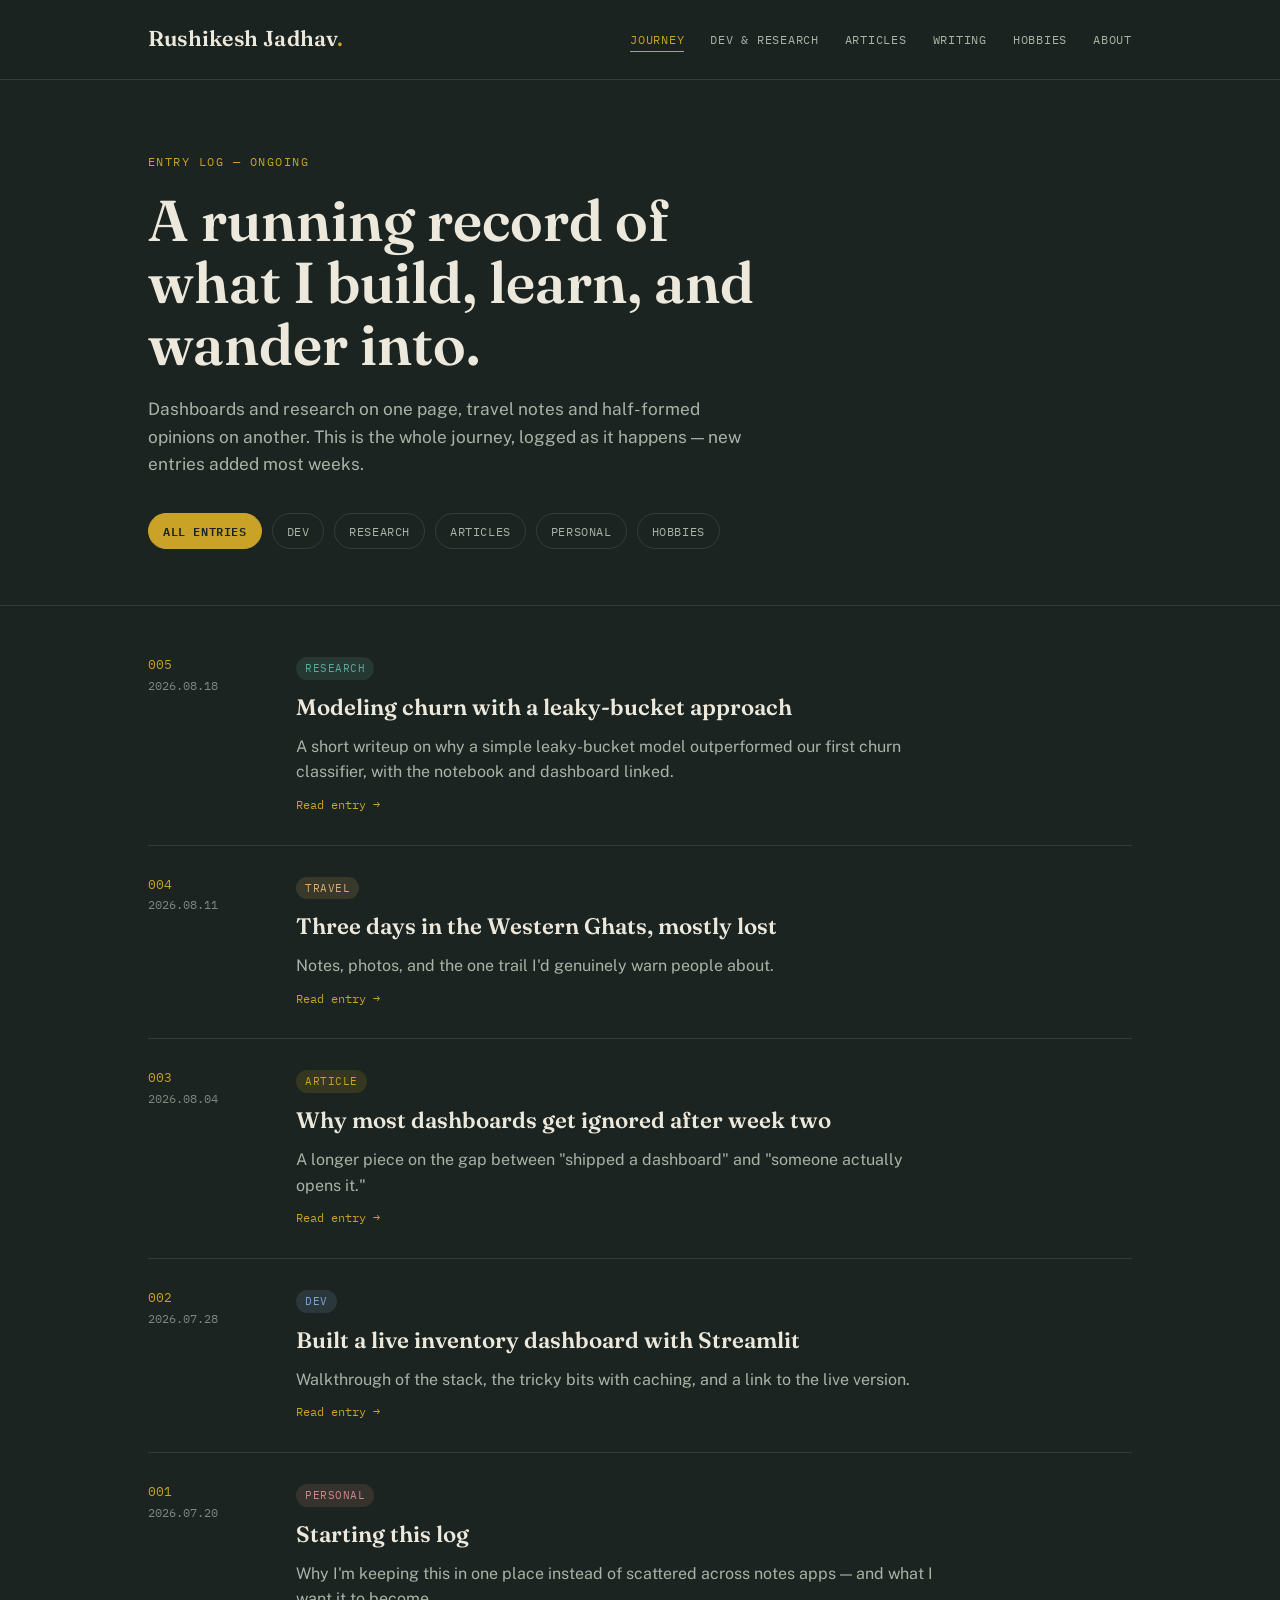
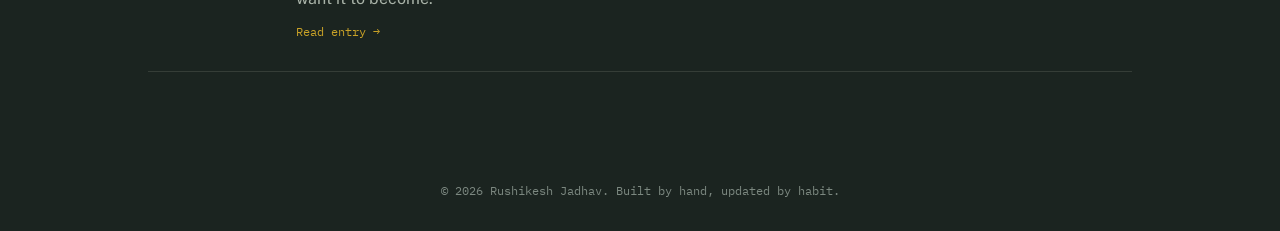
<file: index.html>
<!DOCTYPE html>
<html lang="en">
<head>
<meta charset="UTF-8">
<meta name="viewport" content="width=device-width, initial-scale=1.0">
<title>Rushikesh Jadhav — The Journey Log</title>
<meta name="description" content="A running log of development work, research, writing, and life on the side.">
<link rel="preconnect" href="https://fonts.googleapis.com">
<link href="https://fonts.googleapis.com/css2?family=Fraunces:opsz,wght@9..144,500;9..144,600;9..144,700&family=Public+Sans:wght@400;500;600&family=IBM+Plex+Mono:wght@400;500&display=swap" rel="stylesheet">
<link rel="stylesheet" href="css/style.css">
</head>
<body>

<header class="site-header">
  <div class="wrap">
    <!-- EDIT: replace "Rushikesh Jadhav" with your actual name -->
    <a href="index.html" class="brand">Rushikesh Jadhav<span>.</span></a>
    <button class="nav-toggle" aria-label="Toggle menu">Menu</button>
    <nav class="main-nav">
      <ul>
        <li><a href="index.html" class="active">Journey</a></li>
        <li><a href="dev-research.html">Dev &amp; Research</a></li>
        <li><a href="articles.html">Articles</a></li>
        <li><a href="writing.html">Writing</a></li>
        <li><a href="hobbies.html">Hobbies</a></li>
        <li><a href="about.html">About</a></li>
      </ul>
    </nav>
  </div>
</header>

<section class="hero">
  <div class="wrap">
    <p class="kicker">Entry log — ongoing</p>
    <!-- EDIT: hero headline -->
    <h1>A running record of what I build, learn, and wander into.</h1>
    <!-- EDIT: hero subtext -->
    <p class="lede">Dashboards and research on one page, travel notes and half-formed opinions on another. This is the whole journey, logged as it happens — new entries added most weeks.</p>

    <div class="filters">
      <button data-filter="all" class="active">All entries</button>
      <button data-filter="dev">Dev</button>
      <button data-filter="research">Research</button>
      <button data-filter="articles">Articles</button>
      <button data-filter="personal">Personal</button>
      <button data-filter="hobbies">Hobbies</button>
    </div>
  </div>
</section>

<section class="log">
  <div class="wrap">

    <!-- EDIT: each block below is one journal entry. Copy/paste a block to add a new one.
         data-category must be one of: dev, research, articles, personal, hobbies -->

    <article class="entry" data-category="research">
      <div class="meta"><span class="num">005</span>2026.08.18</div>
      <div>
        <span class="tag research">Research</span>
        <h2><a href="dev-research.html#entry-005">Modeling churn with a leaky-bucket approach</a></h2>
        <p>A short writeup on why a simple leaky-bucket model outperformed our first churn classifier, with the notebook and dashboard linked.</p>
        <a class="read-more" href="dev-research.html#entry-005">Read entry →</a>
      </div>
    </article>

    <article class="entry" data-category="hobbies">
      <div class="meta"><span class="num">004</span>2026.08.11</div>
      <div>
        <span class="tag hobbies">Travel</span>
        <h3><a href="hobbies.html#entry-004">Three days in the Western Ghats, mostly lost</a></h3>
        <p>Notes, photos, and the one trail I'd genuinely warn people about.</p>
        <a class="read-more" href="hobbies.html#entry-004">Read entry →</a>
      </div>
    </article>

    <article class="entry" data-category="articles">
      <div class="meta"><span class="num">003</span>2026.08.04</div>
      <div>
        <span class="tag articles">Article</span>
        <h3><a href="articles.html#entry-003">Why most dashboards get ignored after week two</a></h3>
        <p>A longer piece on the gap between "shipped a dashboard" and "someone actually opens it."</p>
        <a class="read-more" href="articles.html#entry-003">Read entry →</a>
      </div>
    </article>

    <article class="entry" data-category="dev">
      <div class="meta"><span class="num">002</span>2026.07.28</div>
      <div>
        <span class="tag dev">Dev</span>
        <h3><a href="dev-research.html#entry-002">Built a live inventory dashboard with Streamlit</a></h3>
        <p>Walkthrough of the stack, the tricky bits with caching, and a link to the live version.</p>
        <a class="read-more" href="dev-research.html#entry-002">Read entry →</a>
      </div>
    </article>

    <article class="entry" data-category="personal">
      <div class="meta"><span class="num">001</span>2026.07.20</div>
      <div>
        <span class="tag personal">Personal</span>
        <h3><a href="writing.html#entry-001">Starting this log</a></h3>
        <p>Why I'm keeping this in one place instead of scattered across notes apps — and what I want it to become.</p>
        <a class="read-more" href="writing.html#entry-001">Read entry →</a>
      </div>
    </article>

  </div>
</section>

<footer class="site-footer">
  <div class="wrap">© 2026 Rushikesh Jadhav. Built by hand, updated by habit.</div>
</footer>

<script src="js/main.js"></script>
</body>
</html>
</file>
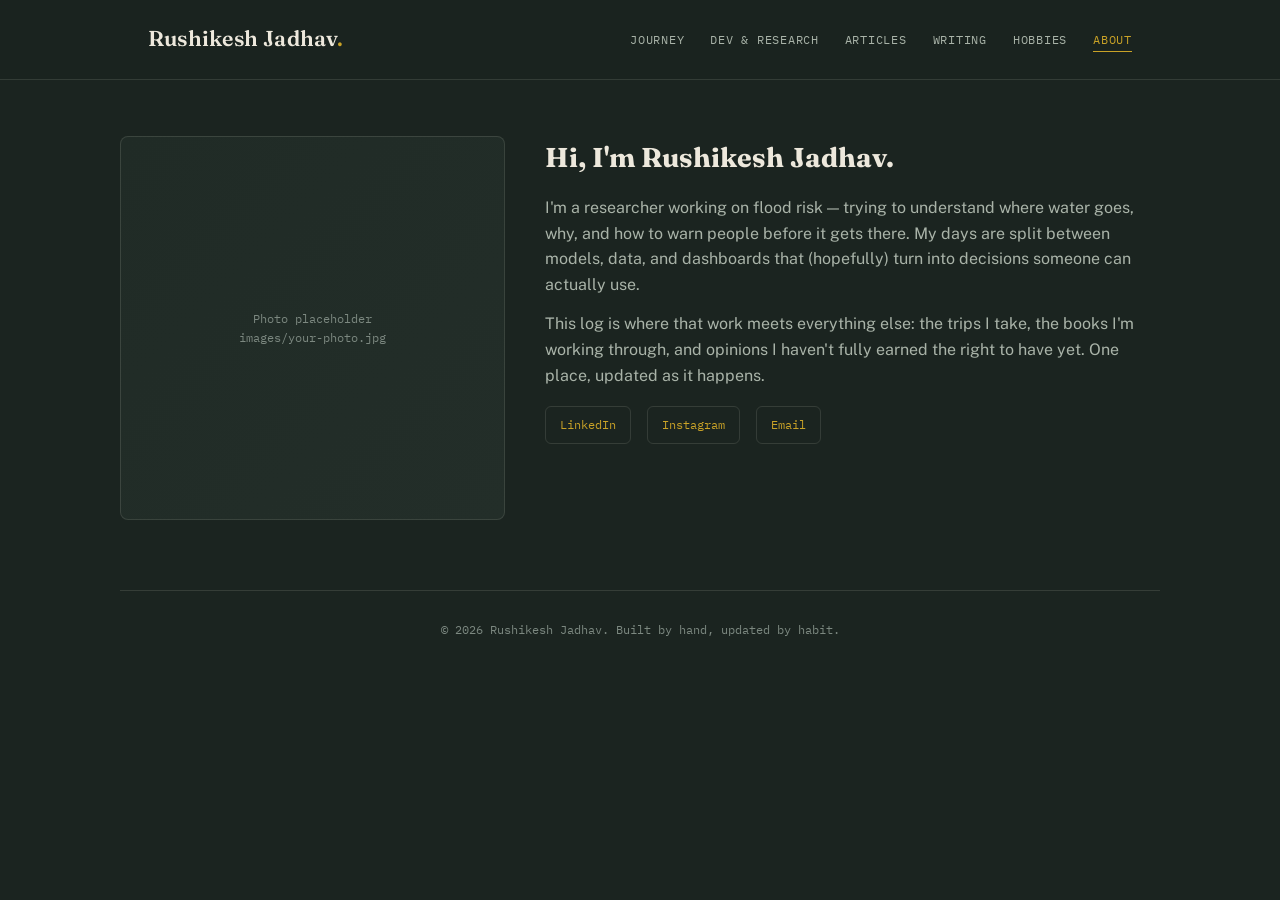
<file: about.html>
<!DOCTYPE html>
<html lang="en">
<head>
<meta charset="UTF-8">
<meta name="viewport" content="width=device-width, initial-scale=1.0">
<title>About — Rushikesh Jadhav</title>
<link rel="preconnect" href="https://fonts.googleapis.com">
<link href="https://fonts.googleapis.com/css2?family=Fraunces:opsz,wght@9..144,500;9..144,600;9..144,700&family=Public+Sans:wght@400;500;600&family=IBM+Plex+Mono:wght@400;500&display=swap" rel="stylesheet">
<link rel="stylesheet" href="css/style.css">
</head>
<body>

<header class="site-header">
  <div class="wrap">
    <a href="index.html" class="brand">Rushikesh Jadhav<span>.</span></a>
    <button class="nav-toggle" aria-label="Toggle menu">Menu</button>
    <nav class="main-nav">
      <ul>
        <li><a href="index.html">Journey</a></li>
        <li><a href="dev-research.html">Dev &amp; Research</a></li>
        <li><a href="articles.html">Articles</a></li>
        <li><a href="writing.html">Writing</a></li>
        <li><a href="hobbies.html">Hobbies</a></li>
        <li><a href="about.html" class="active">About</a></li>
      </ul>
    </nav>
  </div>
</header>

<section class="about-block wrap">
  <!-- EDIT: replace with a real photo by putting it in an /images folder and
       swapping this div for <img src="images/your-photo.jpg" alt="Rushikesh Jadhav"> -->
  <div class="portrait">Photo placeholder<br>images/your-photo.jpg</div>

  <div>
    <h2>Hi, I'm Rushikesh Jadhav.</h2>
    <!-- EDIT: your bio -->
    <p>I'm a researcher working on flood risk — trying to understand where water goes, why, and how to warn people before it gets there. My days are split between models, data, and dashboards that (hopefully) turn into decisions someone can actually use.</p>
    <p>This log is where that work meets everything else: the trips I take, the books I'm working through, and opinions I haven't fully earned the right to have yet. One place, updated as it happens.</p>

    <div class="social-links">
      <!-- EDIT: your real links -->
      <a href="https://linkedin.com/in/yourprofile" target="_blank" rel="noopener">LinkedIn</a>
      <a href="https://instagram.com/yourprofile" target="_blank" rel="noopener">Instagram</a>
      <a href="mailto:you@example.com">Email</a>
    </div>
  </div>
</section>

<footer class="site-footer">
  <div class="wrap">© 2026 Rushikesh Jadhav. Built by hand, updated by habit.</div>
</footer>

<script src="js/main.js"></script>
</body>
</html>
</file>
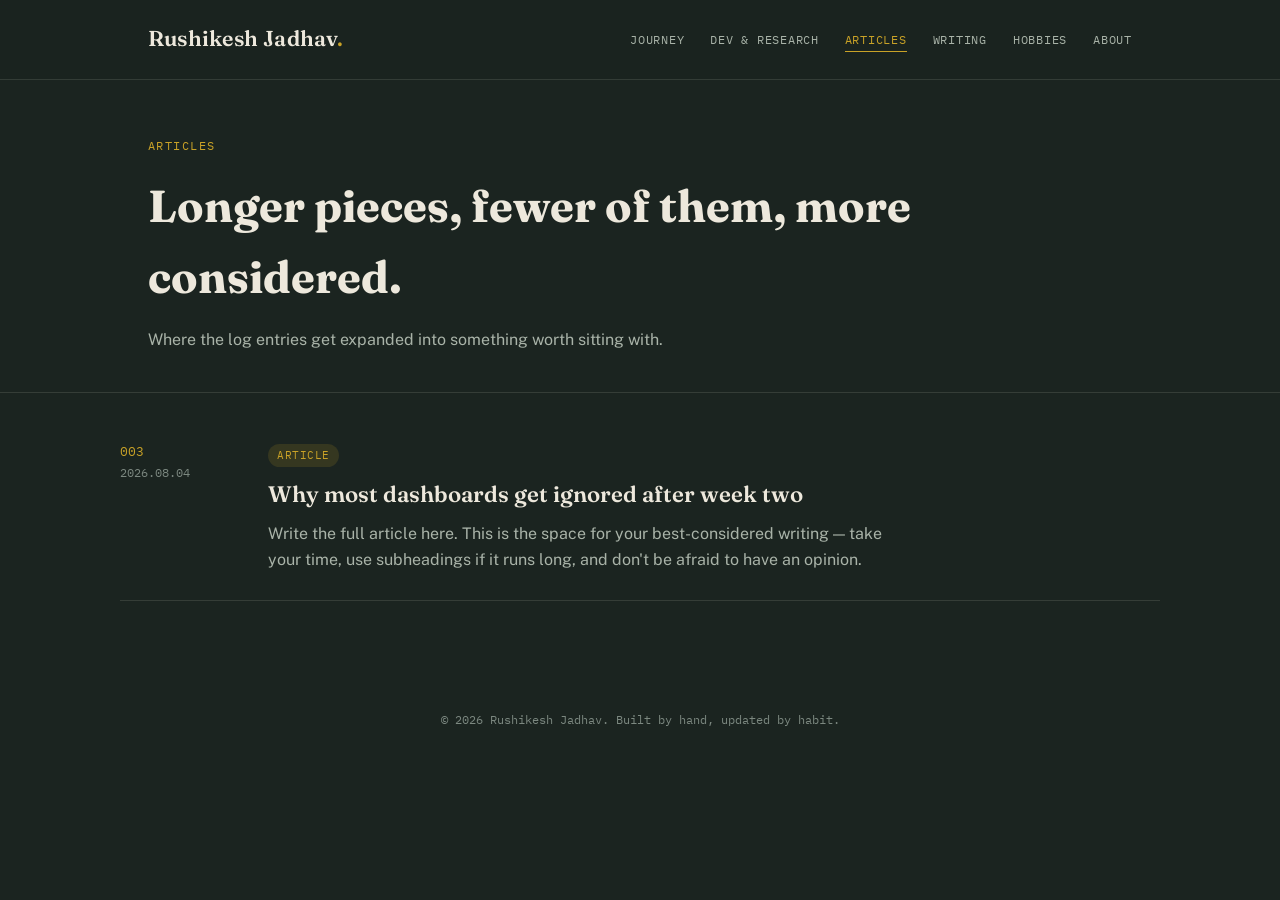
<file: articles.html>
<!DOCTYPE html>
<html lang="en">
<head>
<meta charset="UTF-8">
<meta name="viewport" content="width=device-width, initial-scale=1.0">
<title>Articles — Rushikesh Jadhav</title>
<link rel="preconnect" href="https://fonts.googleapis.com">
<link href="https://fonts.googleapis.com/css2?family=Fraunces:opsz,wght@9..144,500;9..144,600;9..144,700&family=Public+Sans:wght@400;500;600&family=IBM+Plex+Mono:wght@400;500&display=swap" rel="stylesheet">
<link rel="stylesheet" href="css/style.css">
</head>
<body>

<header class="site-header">
  <div class="wrap">
    <a href="index.html" class="brand">Rushikesh Jadhav<span>.</span></a>
    <button class="nav-toggle" aria-label="Toggle menu">Menu</button>
    <nav class="main-nav">
      <ul>
        <li><a href="index.html">Journey</a></li>
        <li><a href="dev-research.html">Dev &amp; Research</a></li>
        <li><a href="articles.html" class="active">Articles</a></li>
        <li><a href="writing.html">Writing</a></li>
        <li><a href="hobbies.html">Hobbies</a></li>
        <li><a href="about.html">About</a></li>
      </ul>
    </nav>
  </div>
</header>

<section class="page-head">
  <div class="wrap">
    <p class="kicker" style="color:var(--gold)">Articles</p>
    <h1>Longer pieces, fewer of them, more considered.</h1>
    <p>Where the log entries get expanded into something worth sitting with.</p>
  </div>
</section>

<section class="log wrap">
  <!-- EDIT: duplicate this block for each article -->

  <article class="entry" id="entry-003">
    <div class="meta"><span class="num">003</span>2026.08.04</div>
    <div>
      <span class="tag articles">Article</span>
      <h2>Why most dashboards get ignored after week two</h2>
      <p>Write the full article here. This is the space for your best-considered writing — take your time, use subheadings if it runs long, and don't be afraid to have an opinion.</p>
    </div>
  </article>

</section>

<footer class="site-footer">
  <div class="wrap">© 2026 Rushikesh Jadhav. Built by hand, updated by habit.</div>
</footer>

<script src="js/main.js"></script>
</body>
</html>
</file>
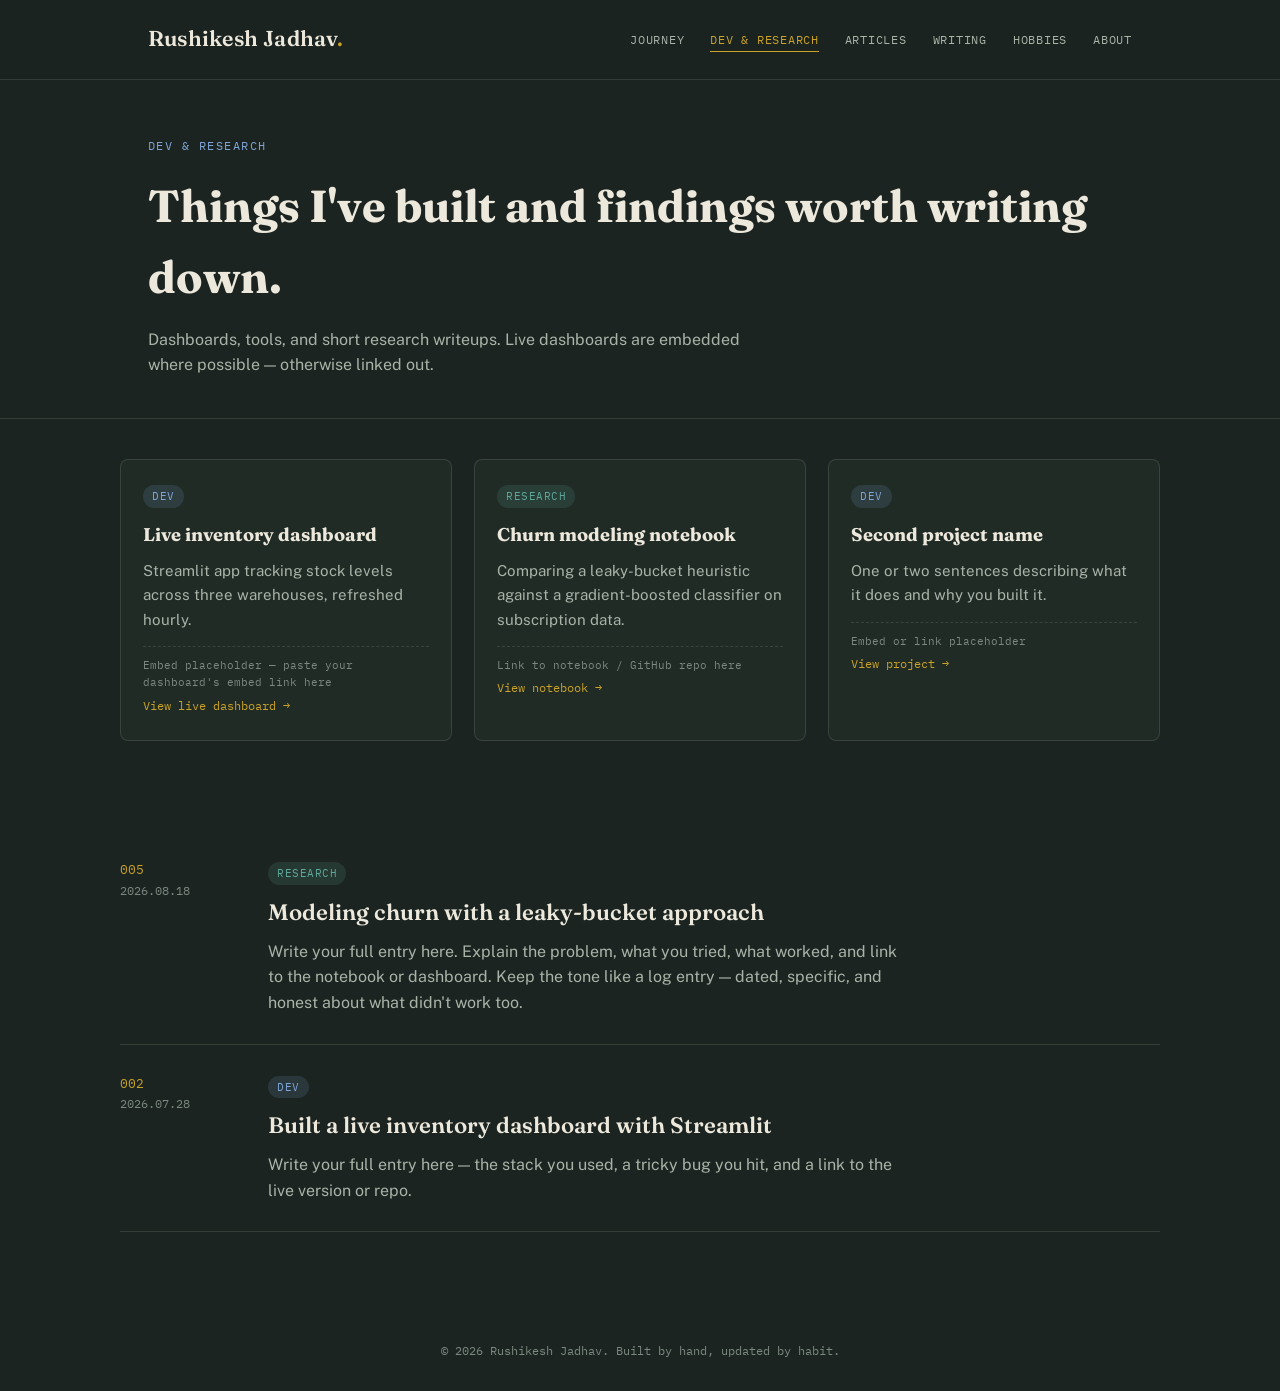
<file: dev-research.html>
<!DOCTYPE html>
<html lang="en">
<head>
<meta charset="UTF-8">
<meta name="viewport" content="width=device-width, initial-scale=1.0">
<title>Dev & Research — Rushikesh Jadhav</title>
<link rel="preconnect" href="https://fonts.googleapis.com">
<link href="https://fonts.googleapis.com/css2?family=Fraunces:opsz,wght@9..144,500;9..144,600;9..144,700&family=Public+Sans:wght@400;500;600&family=IBM+Plex+Mono:wght@400;500&display=swap" rel="stylesheet">
<link rel="stylesheet" href="css/style.css">
</head>
<body>

<header class="site-header">
  <div class="wrap">
    <a href="index.html" class="brand">Rushikesh Jadhav<span>.</span></a>
    <button class="nav-toggle" aria-label="Toggle menu">Menu</button>
    <nav class="main-nav">
      <ul>
        <li><a href="index.html">Journey</a></li>
        <li><a href="dev-research.html" class="active">Dev &amp; Research</a></li>
        <li><a href="articles.html">Articles</a></li>
        <li><a href="writing.html">Writing</a></li>
        <li><a href="hobbies.html">Hobbies</a></li>
        <li><a href="about.html">About</a></li>
      </ul>
    </nav>
  </div>
</header>

<section class="page-head">
  <div class="wrap">
    <p class="kicker" style="color:var(--blue)">Dev &amp; Research</p>
    <h1>Things I've built and findings worth writing down.</h1>
    <p>Dashboards, tools, and short research writeups. Live dashboards are embedded where possible — otherwise linked out.</p>
  </div>
</section>

<!-- EDIT: dashboard/project cards. Duplicate a .card block to add more. -->
<section class="card-grid wrap">

  <div class="card">
    <span class="tag dev">Dev</span>
    <h3>Live inventory dashboard</h3>
    <p>Streamlit app tracking stock levels across three warehouses, refreshed hourly.</p>
    <!-- To embed a live dashboard (Tableau Public, Streamlit, PowerBI), replace this note with an <iframe src="YOUR_EMBED_URL" width="100%" height="400"></iframe> -->
    <div class="embed-note">Embed placeholder — paste your dashboard's embed link here</div>
    <a class="card-link" href="#">View live dashboard →</a>
  </div>

  <div class="card">
    <span class="tag research">Research</span>
    <h3>Churn modeling notebook</h3>
    <p>Comparing a leaky-bucket heuristic against a gradient-boosted classifier on subscription data.</p>
    <div class="embed-note">Link to notebook / GitHub repo here</div>
    <a class="card-link" href="#">View notebook →</a>
  </div>

  <div class="card">
    <span class="tag dev">Dev</span>
    <h3>Second project name</h3>
    <p>One or two sentences describing what it does and why you built it.</p>
    <div class="embed-note">Embed or link placeholder</div>
    <a class="card-link" href="#">View project →</a>
  </div>

</section>

<section class="log wrap">
  <!-- EDIT: full writeups, linked from the home feed via #entry-XXX anchors -->

  <article class="entry" id="entry-005">
    <div class="meta"><span class="num">005</span>2026.08.18</div>
    <div>
      <span class="tag research">Research</span>
      <h2>Modeling churn with a leaky-bucket approach</h2>
      <p>Write your full entry here. Explain the problem, what you tried, what worked, and link to the notebook or dashboard. Keep the tone like a log entry — dated, specific, and honest about what didn't work too.</p>
    </div>
  </article>

  <article class="entry" id="entry-002">
    <div class="meta"><span class="num">002</span>2026.07.28</div>
    <div>
      <span class="tag dev">Dev</span>
      <h2>Built a live inventory dashboard with Streamlit</h2>
      <p>Write your full entry here — the stack you used, a tricky bug you hit, and a link to the live version or repo.</p>
    </div>
  </article>

</section>

<footer class="site-footer">
  <div class="wrap">© 2026 Rushikesh Jadhav. Built by hand, updated by habit.</div>
</footer>

<script src="js/main.js"></script>
</body>
</html>
</file>
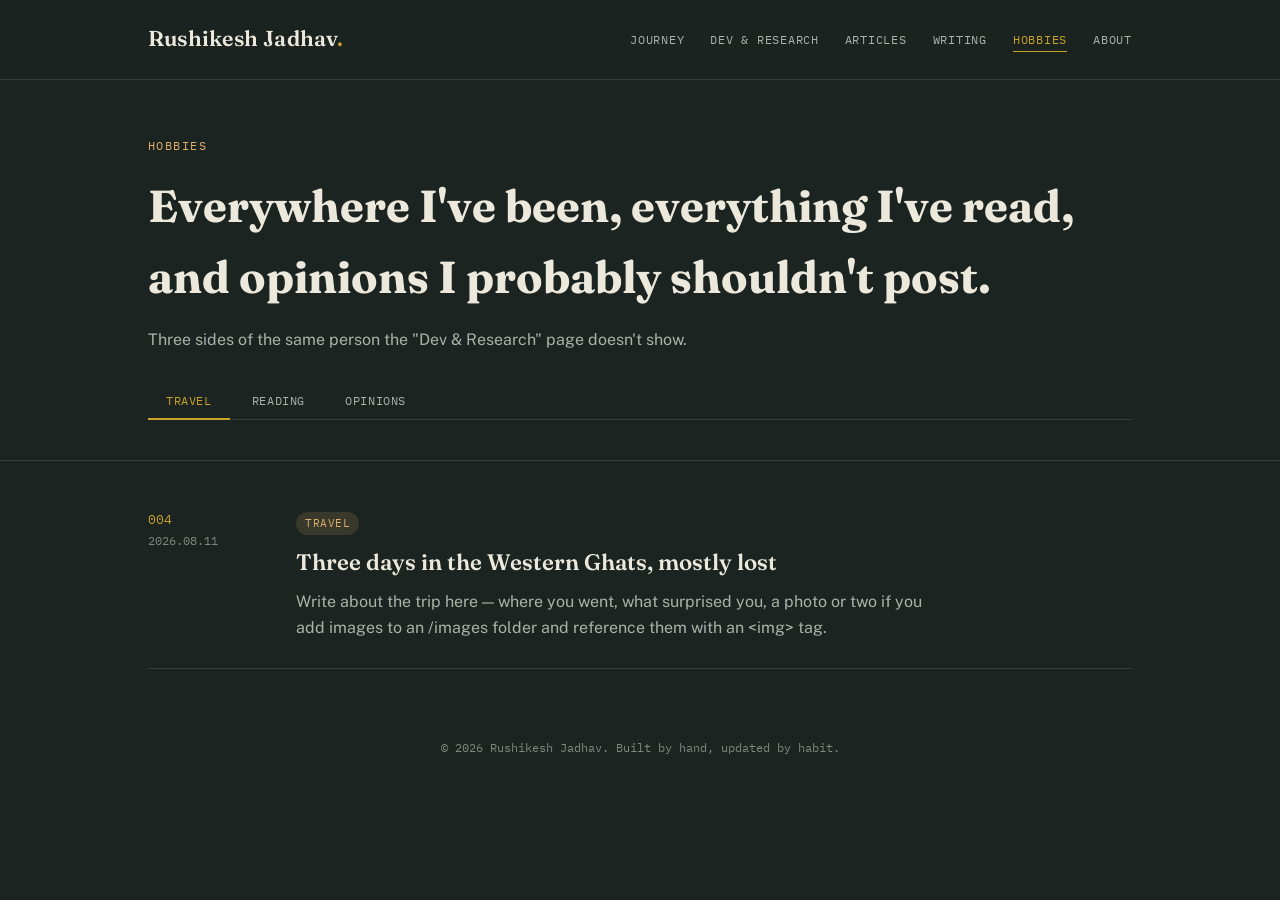
<file: hobbies.html>
<!DOCTYPE html>
<html lang="en">
<head>
<meta charset="UTF-8">
<meta name="viewport" content="width=device-width, initial-scale=1.0">
<title>Hobbies — Rushikesh Jadhav</title>
<link rel="preconnect" href="https://fonts.googleapis.com">
<link href="https://fonts.googleapis.com/css2?family=Fraunces:opsz,wght@9..144,500;9..144,600;9..144,700&family=Public+Sans:wght@400;500;600&family=IBM+Plex+Mono:wght@400;500&display=swap" rel="stylesheet">
<link rel="stylesheet" href="css/style.css">
</head>
<body>

<header class="site-header">
  <div class="wrap">
    <a href="index.html" class="brand">Rushikesh Jadhav<span>.</span></a>
    <button class="nav-toggle" aria-label="Toggle menu">Menu</button>
    <nav class="main-nav">
      <ul>
        <li><a href="index.html">Journey</a></li>
        <li><a href="dev-research.html">Dev &amp; Research</a></li>
        <li><a href="articles.html">Articles</a></li>
        <li><a href="writing.html">Writing</a></li>
        <li><a href="hobbies.html" class="active">Hobbies</a></li>
        <li><a href="about.html">About</a></li>
      </ul>
    </nav>
  </div>
</header>

<section class="page-head">
  <div class="wrap">
    <p class="kicker" style="color:var(--sand)">Hobbies</p>
    <h1>Everywhere I've been, everything I've read, and opinions I probably shouldn't post.</h1>
    <p>Three sides of the same person the "Dev &amp; Research" page doesn't show.</p>

    <div class="subtabs">
      <button class="active" data-tab="tab-travel">Travel</button>
      <button data-tab="tab-reading">Reading</button>
      <button data-tab="tab-opinions">Opinions</button>
    </div>
  </div>
</section>

<section class="wrap">

  <!-- TRAVEL -->
  <div class="subpanel active" id="tab-travel">
    <div class="log" style="padding-bottom:40px">
      <!-- EDIT: duplicate this block for each trip -->
      <article class="entry" id="entry-004">
        <div class="meta"><span class="num">004</span>2026.08.11</div>
        <div>
          <span class="tag hobbies">Travel</span>
          <h2>Three days in the Western Ghats, mostly lost</h2>
          <p>Write about the trip here — where you went, what surprised you, a photo or two if you add images to an /images folder and reference them with an &lt;img&gt; tag.</p>
        </div>
      </article>
    </div>
  </div>

  <!-- READING -->
  <div class="subpanel" id="tab-reading">
    <div class="card-grid" style="padding-top:24px">
      <!-- EDIT: duplicate this block for each book -->
      <div class="card">
        <span class="tag hobbies">Reading</span>
        <h3>Book Title — Author Name</h3>
        <p>A few lines on what stuck with you, not a full review. Rating or a one-word verdict works well here.</p>
      </div>
      <div class="card">
        <span class="tag hobbies">Reading</span>
        <h3>Second Book — Author Name</h3>
        <p>Your notes here.</p>
      </div>
    </div>
  </div>

  <!-- OPINIONS -->
  <div class="subpanel" id="tab-opinions">
    <div class="log" style="padding-bottom:40px">
      <!-- EDIT: duplicate this block for each opinion piece -->
      <article class="entry">
        <div class="meta">2026.08.02</div>
        <div>
          <span class="tag hobbies">Opinion</span>
          <h2>A short, opinionated take goes here</h2>
          <p>Keep these punchy — a paragraph or two on something you believe, no need to hedge.</p>
        </div>
      </article>
    </div>
  </div>

</section>

<footer class="site-footer">
  <div class="wrap">© 2026 Rushikesh Jadhav. Built by hand, updated by habit.</div>
</footer>

<script src="js/main.js"></script>
</body>
</html>
</file>
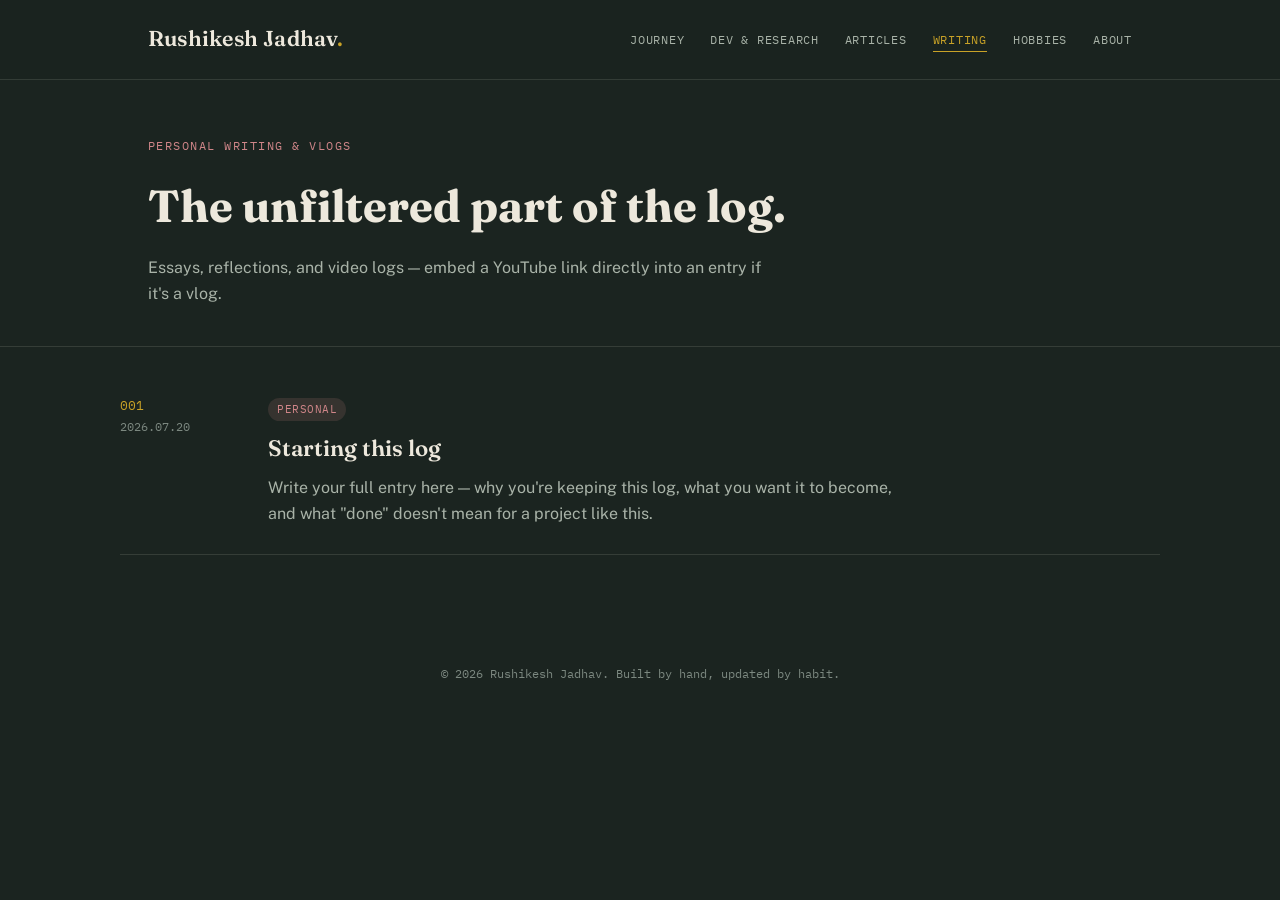
<file: writing.html>
<!DOCTYPE html>
<html lang="en">
<head>
<meta charset="UTF-8">
<meta name="viewport" content="width=device-width, initial-scale=1.0">
<title>Personal Writing — Rushikesh Jadhav</title>
<link rel="preconnect" href="https://fonts.googleapis.com">
<link href="https://fonts.googleapis.com/css2?family=Fraunces:opsz,wght@9..144,500;9..144,600;9..144,700&family=Public+Sans:wght@400;500;600&family=IBM+Plex+Mono:wght@400;500&display=swap" rel="stylesheet">
<link rel="stylesheet" href="css/style.css">
</head>
<body>

<header class="site-header">
  <div class="wrap">
    <a href="index.html" class="brand">Rushikesh Jadhav<span>.</span></a>
    <button class="nav-toggle" aria-label="Toggle menu">Menu</button>
    <nav class="main-nav">
      <ul>
        <li><a href="index.html">Journey</a></li>
        <li><a href="dev-research.html">Dev &amp; Research</a></li>
        <li><a href="articles.html">Articles</a></li>
        <li><a href="writing.html" class="active">Writing</a></li>
        <li><a href="hobbies.html">Hobbies</a></li>
        <li><a href="about.html">About</a></li>
      </ul>
    </nav>
  </div>
</header>

<section class="page-head">
  <div class="wrap">
    <p class="kicker" style="color:var(--rose)">Personal Writing &amp; Vlogs</p>
    <h1>The unfiltered part of the log.</h1>
    <p>Essays, reflections, and video logs — embed a YouTube link directly into an entry if it's a vlog.</p>
  </div>
</section>

<section class="log wrap">
  <!-- EDIT: duplicate this block for each personal entry.
       For a vlog, replace the <p> with an iframe:
       <iframe width="100%" height="380" src="https://www.youtube.com/embed/VIDEO_ID" frameborder="0" allowfullscreen></iframe> -->

  <article class="entry" id="entry-001">
    <div class="meta"><span class="num">001</span>2026.07.20</div>
    <div>
      <span class="tag personal">Personal</span>
      <h2>Starting this log</h2>
      <p>Write your full entry here — why you're keeping this log, what you want it to become, and what "done" doesn't mean for a project like this.</p>
    </div>
  </article>

</section>

<footer class="site-footer">
  <div class="wrap">© 2026 Rushikesh Jadhav. Built by hand, updated by habit.</div>
</footer>

<script src="js/main.js"></script>
</body>
</html>
</file>
<file: css/style.css>
/* =========================================================
   THE JOURNEY LOG — design tokens
   Edit the values below to change the whole site's look.
   ========================================================= */
:root {
  --bg: #1B2420;
  --bg-alt: #232E29;
  --bg-card: #202B26;
  --paper: #F3EFE4;
  --ink: #EDE8DC;
  --ink-soft: #A9B3A8;
  --ink-faint: #7C8880;
  --gold: #C9A227;
  --blue: #7FA5D6;
  --teal: #5FA79A;
  --rose: #D08689;
  --sand: #E0AD6B;
  --line: rgba(237, 232, 220, 0.12);

  --font-display: "Fraunces", Georgia, serif;
  --font-body: "Public Sans", -apple-system, BlinkMacSystemFont, sans-serif;
  --font-mono: "IBM Plex Mono", "Courier New", monospace;

  --max-width: 1040px;
}

* { box-sizing: border-box; }

html { scroll-behavior: smooth; }

body {
  margin: 0;
  background: var(--bg);
  color: var(--ink);
  font-family: var(--font-body);
  font-size: 16px;
  line-height: 1.6;
  -webkit-font-smoothing: antialiased;
}

a { color: inherit; }

img { max-width: 100%; display: block; }

.wrap {
  max-width: var(--max-width);
  margin: 0 auto;
  padding: 0 28px;
}

/* ---------- Header / nav ---------- */
.site-header {
  border-bottom: 1px solid var(--line);
  padding: 22px 0;
  position: sticky;
  top: 0;
  background: rgba(27, 36, 32, 0.92);
  backdrop-filter: blur(6px);
  z-index: 50;
}

.site-header .wrap {
  display: flex;
  align-items: center;
  justify-content: space-between;
  gap: 24px;
}

.brand {
  font-family: var(--font-display);
  font-size: 1.35rem;
  font-weight: 600;
  letter-spacing: 0.01em;
  text-decoration: none;
  color: var(--ink);
}

.brand span { color: var(--gold); }

nav.main-nav ul {
  list-style: none;
  display: flex;
  gap: 26px;
  margin: 0;
  padding: 0;
}

nav.main-nav a {
  text-decoration: none;
  font-family: var(--font-mono);
  font-size: 0.78rem;
  letter-spacing: 0.06em;
  text-transform: uppercase;
  color: var(--ink-soft);
  padding-bottom: 4px;
  border-bottom: 1px solid transparent;
  transition: color 0.15s ease, border-color 0.15s ease;
}

nav.main-nav a:hover,
nav.main-nav a.active {
  color: var(--gold);
  border-color: var(--gold);
}

.nav-toggle {
  display: none;
  background: none;
  border: 1px solid var(--line);
  color: var(--ink);
  font-family: var(--font-mono);
  font-size: 0.85rem;
  padding: 8px 12px;
  border-radius: 4px;
  cursor: pointer;
}

/* ---------- Hero ---------- */
.hero {
  padding: 72px 0 56px;
  border-bottom: 1px solid var(--line);
}

.hero .kicker {
  font-family: var(--font-mono);
  font-size: 0.78rem;
  letter-spacing: 0.12em;
  text-transform: uppercase;
  color: var(--gold);
  margin: 0 0 18px;
}

.hero h1 {
  font-family: var(--font-display);
  font-size: clamp(2.4rem, 5vw, 3.6rem);
  line-height: 1.08;
  font-weight: 600;
  margin: 0 0 20px;
  max-width: 16ch;
}

.hero p.lede {
  font-size: 1.08rem;
  color: var(--ink-soft);
  max-width: 56ch;
  margin: 0;
}

/* ---------- Category filter pills ---------- */
.filters {
  display: flex;
  flex-wrap: wrap;
  gap: 10px;
  margin: 34px 0 0;
}

.filters button {
  font-family: var(--font-mono);
  font-size: 0.74rem;
  letter-spacing: 0.05em;
  text-transform: uppercase;
  background: transparent;
  border: 1px solid var(--line);
  color: var(--ink-soft);
  padding: 7px 14px;
  border-radius: 999px;
  cursor: pointer;
  transition: all 0.15s ease;
}

.filters button:hover { border-color: var(--gold); color: var(--ink); }

.filters button.active {
  background: var(--gold);
  border-color: var(--gold);
  color: #1B2420;
  font-weight: 600;
}

/* ---------- Log feed ---------- */
.log {
  padding: 48px 0 80px;
}

.entry {
  display: grid;
  grid-template-columns: 120px 1fr;
  gap: 28px;
  padding: 28px 0;
  border-bottom: 1px solid var(--line);
}

.entry:first-child { padding-top: 0; }

.entry .meta {
  font-family: var(--font-mono);
  font-size: 0.72rem;
  color: var(--ink-faint);
  line-height: 1.7;
}

.entry .meta .num { color: var(--gold); display: block; font-size: 0.8rem; }

.tag {
  display: inline-block;
  font-family: var(--font-mono);
  font-size: 0.66rem;
  letter-spacing: 0.05em;
  text-transform: uppercase;
  padding: 3px 9px;
  border-radius: 999px;
  margin-bottom: 10px;
}

.tag.dev { background: rgba(127,165,214,0.15); color: var(--blue); }
.tag.research { background: rgba(95,167,154,0.15); color: var(--teal); }
.tag.articles { background: rgba(201,162,39,0.15); color: var(--gold); }
.tag.personal { background: rgba(208,134,137,0.15); color: var(--rose); }
.tag.hobbies { background: rgba(224,173,107,0.15); color: var(--sand); }

.entry h2, .entry h3 {
  font-family: var(--font-display);
  font-weight: 600;
  margin: 0 0 8px;
  font-size: 1.4rem;
}

.entry h2 a, .entry h3 a { text-decoration: none; color: var(--ink); }
.entry h2 a:hover, .entry h3 a:hover { color: var(--gold); }

.entry p { margin: 0; color: var(--ink-soft); max-width: 64ch; }

.entry .read-more {
  display: inline-block;
  margin-top: 10px;
  font-family: var(--font-mono);
  font-size: 0.75rem;
  color: var(--gold);
  text-decoration: none;
}

/* ---------- Page header (category pages) ---------- */
.page-head {
  padding: 56px 0 40px;
  border-bottom: 1px solid var(--line);
}

.page-head .kicker {
  font-family: var(--font-mono);
  font-size: 0.78rem;
  letter-spacing: 0.12em;
  text-transform: uppercase;
  margin: 0 0 14px;
}

.page-head h1 {
  font-family: var(--font-display);
  font-size: clamp(2rem, 4vw, 2.8rem);
  margin: 0 0 14px;
}

.page-head p { color: var(--ink-soft); max-width: 62ch; margin: 0; }

/* ---------- Sub-tabs (used on Hobbies page) ---------- */
.subtabs {
  display: flex;
  gap: 4px;
  margin: 30px 0 0;
  border-bottom: 1px solid var(--line);
}

.subtabs button {
  background: none;
  border: none;
  color: var(--ink-soft);
  font-family: var(--font-mono);
  font-size: 0.78rem;
  text-transform: uppercase;
  letter-spacing: 0.05em;
  padding: 10px 18px;
  cursor: pointer;
  border-bottom: 2px solid transparent;
  margin-bottom: -1px;
}

.subtabs button.active { color: var(--gold); border-color: var(--gold); }

.subpanel { display: none; }
.subpanel.active { display: block; }

/* ---------- Cards grid (dashboards, reading list, etc) ---------- */
.card-grid {
  display: grid;
  grid-template-columns: repeat(auto-fill, minmax(280px, 1fr));
  gap: 22px;
  padding: 40px 0 70px;
}

.card {
  background: var(--bg-card);
  border: 1px solid var(--line);
  border-radius: 8px;
  padding: 22px;
}

.card .tag { margin-bottom: 12px; }

.card h3 {
  font-family: var(--font-display);
  font-size: 1.15rem;
  margin: 0 0 10px;
}

.card p { color: var(--ink-soft); font-size: 0.94rem; margin: 0 0 14px; }

.card .embed-note {
  font-family: var(--font-mono);
  font-size: 0.7rem;
  color: var(--ink-faint);
  border-top: 1px dashed var(--line);
  padding-top: 10px;
  margin-top: 10px;
}

.card a.card-link {
  font-family: var(--font-mono);
  font-size: 0.75rem;
  color: var(--gold);
  text-decoration: none;
}

/* ---------- About / footer ---------- */
.about-block {
  padding: 56px 0 70px;
  display: grid;
  grid-template-columns: 1fr 1.6fr;
  gap: 40px;
  border-bottom: 1px solid var(--line);
}

.about-block .portrait {
  width: 100%;
  aspect-ratio: 1;
  border-radius: 8px;
  background: linear-gradient(135deg, var(--bg-card), var(--bg-alt));
  border: 1px solid var(--line);
  display: flex;
  align-items: center;
  justify-content: center;
  font-family: var(--font-mono);
  font-size: 0.75rem;
  color: var(--ink-faint);
  text-align: center;
  padding: 20px;
}

.about-block h2 {
  font-family: var(--font-display);
  font-size: 1.7rem;
  margin: 0 0 16px;
}

.about-block p { color: var(--ink-soft); margin: 0 0 14px; }

.social-links { display: flex; gap: 16px; margin-top: 18px; }

.social-links a {
  font-family: var(--font-mono);
  font-size: 0.78rem;
  color: var(--gold);
  text-decoration: none;
  border: 1px solid var(--line);
  padding: 8px 14px;
  border-radius: 6px;
}

.social-links a:hover { border-color: var(--gold); }

.site-footer {
  padding: 30px 0;
  font-family: var(--font-mono);
  font-size: 0.72rem;
  color: var(--ink-faint);
  text-align: center;
}

/* ---------- Responsive ---------- */
@media (max-width: 720px) {
  nav.main-nav { display: none; }
  nav.main-nav.open { display: block; }
  .site-header .wrap { flex-wrap: wrap; }
  nav.main-nav ul { flex-direction: column; gap: 14px; width: 100%; padding-top: 16px; }
  .nav-toggle { display: block; }
  .entry { grid-template-columns: 1fr; gap: 8px; }
  .about-block { grid-template-columns: 1fr; }
  .about-block .portrait { max-width: 200px; }
}

/* Respect reduced motion */
@media (prefers-reduced-motion: reduce) {
  html { scroll-behavior: auto; }
  * { transition: none !important; }
}

/* Keyboard focus visibility */
a:focus-visible, button:focus-visible {
  outline: 2px solid var(--gold);
  outline-offset: 2px;
}
</file>
